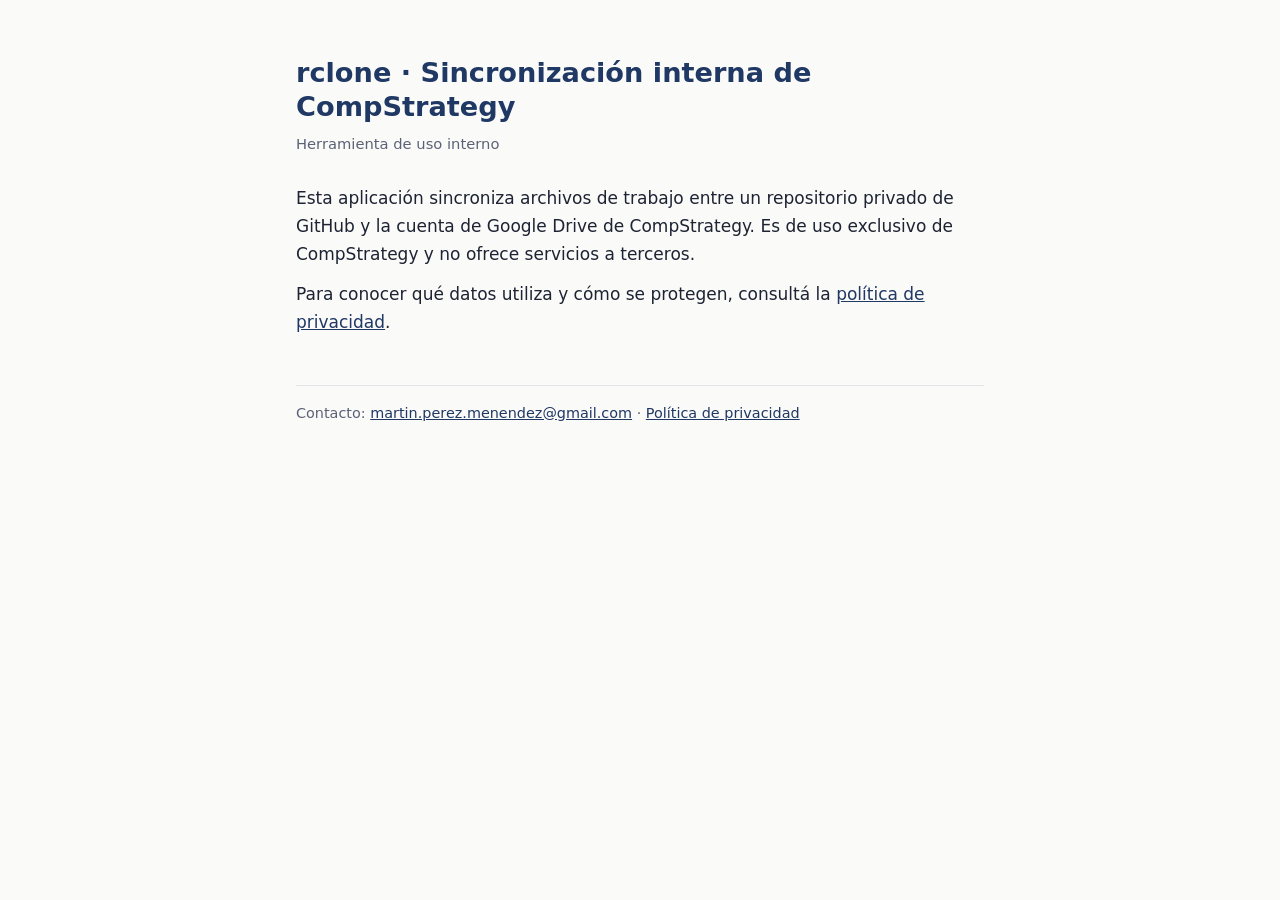
<file: index.html>
<!doctype html>
<html lang="es">
<head>
<meta charset="utf-8">
<meta name="viewport" content="width=device-width, initial-scale=1">
<title>rclone · Sincronización interna de CompStrategy</title>
<meta name="description" content="Herramienta interna de CompStrategy para sincronizar archivos de trabajo entre GitHub y Google Drive.">
<link rel="stylesheet" href="/assets/estilo.css">
</head>
<body>
<main>
  <h1>rclone · Sincronización interna de CompStrategy</h1>
  <p class="fecha">Herramienta de uso interno</p>

  <p>Esta aplicación sincroniza archivos de trabajo entre un repositorio privado de GitHub y la cuenta de Google Drive de CompStrategy. Es de uso exclusivo de CompStrategy y no ofrece servicios a terceros.</p>

  <p>Para conocer qué datos utiliza y cómo se protegen, consultá la <a href="/privacidad/">política de privacidad</a>.</p>

  <footer>
    Contacto: <a href="mailto:martin.perez.menendez@gmail.com">martin.perez.menendez@gmail.com</a>
    · <a href="/privacidad/">Política de privacidad</a>
  </footer>
</main>
</body>
</html>
</file>
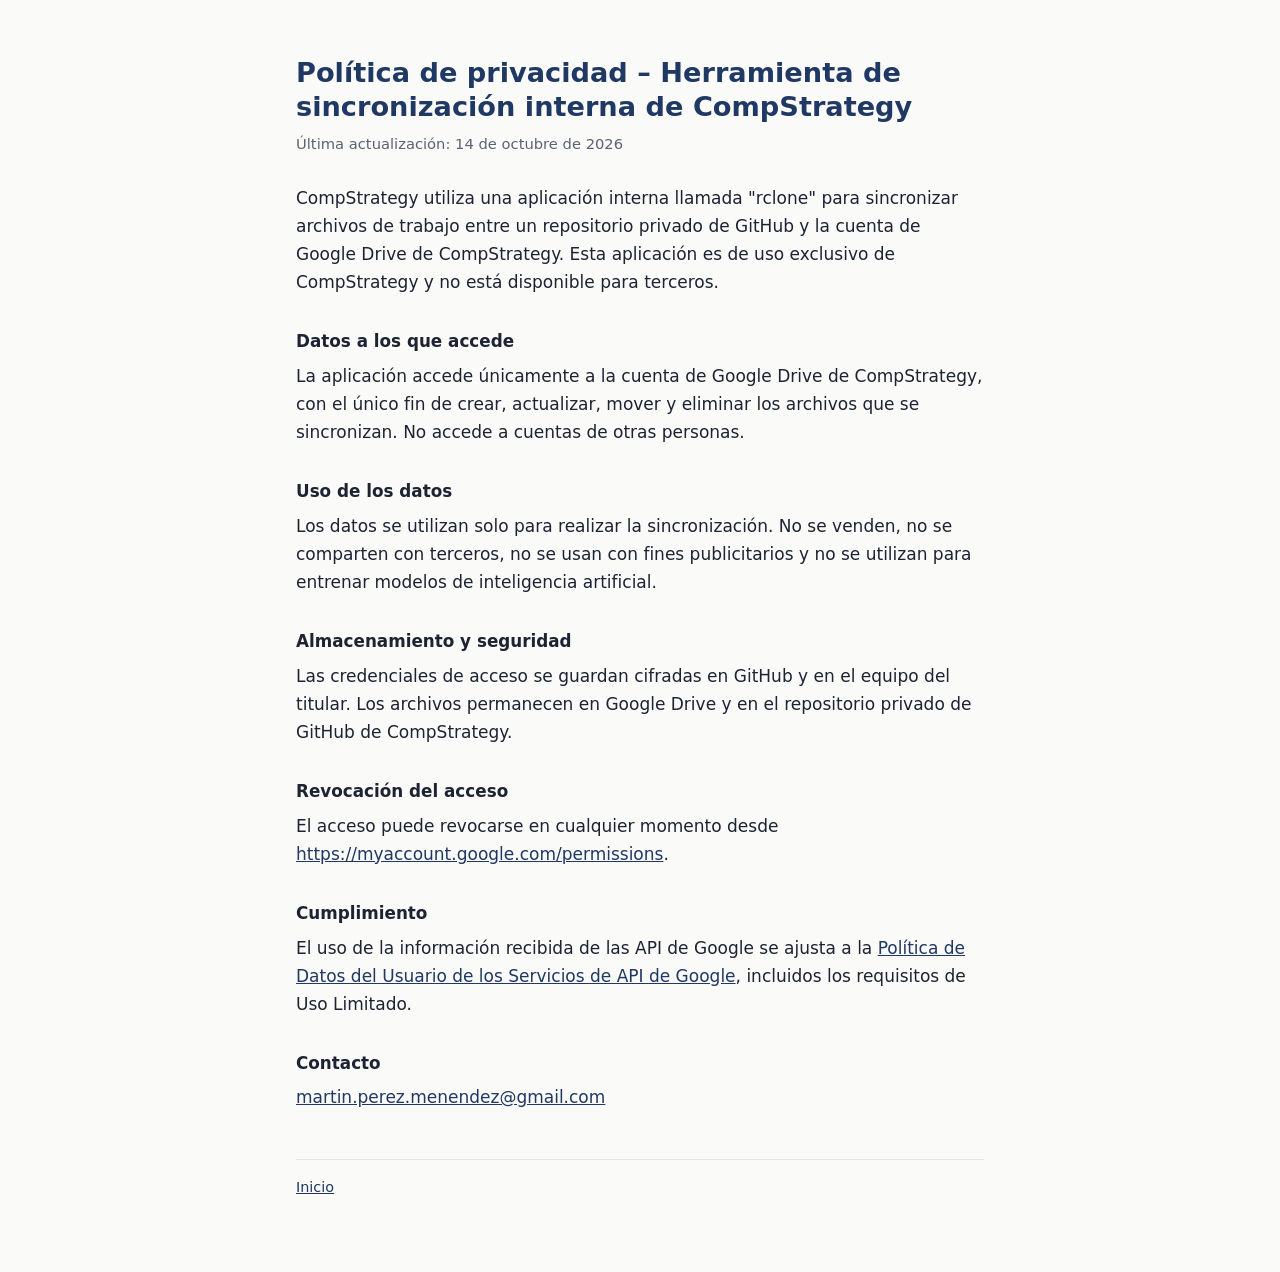
<file: privacidad/index.html>
<!doctype html>
<html lang="es">
<head>
<meta charset="utf-8">
<meta name="viewport" content="width=device-width, initial-scale=1">
<title>Política de privacidad · Sincronización interna de CompStrategy</title>
<meta name="description" content="Política de privacidad de la herramienta interna de sincronización de CompStrategy.">
<link rel="stylesheet" href="/assets/estilo.css">
</head>
<body>
<main>
  <h1>Política de privacidad – Herramienta de sincronización interna de CompStrategy</h1>
  <p class="fecha">Última actualización: 14 de octubre de 2026</p>

  <p>CompStrategy utiliza una aplicación interna llamada "rclone" para sincronizar archivos de trabajo entre un repositorio privado de GitHub y la cuenta de Google Drive de CompStrategy. Esta aplicación es de uso exclusivo de CompStrategy y no está disponible para terceros.</p>

  <h2>Datos a los que accede</h2>
  <p>La aplicación accede únicamente a la cuenta de Google Drive de CompStrategy, con el único fin de crear, actualizar, mover y eliminar los archivos que se sincronizan. No accede a cuentas de otras personas.</p>

  <h2>Uso de los datos</h2>
  <p>Los datos se utilizan solo para realizar la sincronización. No se venden, no se comparten con terceros, no se usan con fines publicitarios y no se utilizan para entrenar modelos de inteligencia artificial.</p>

  <h2>Almacenamiento y seguridad</h2>
  <p>Las credenciales de acceso se guardan cifradas en GitHub y en el equipo del titular. Los archivos permanecen en Google Drive y en el repositorio privado de GitHub de CompStrategy.</p>

  <h2>Revocación del acceso</h2>
  <p>El acceso puede revocarse en cualquier momento desde <a href="https://myaccount.google.com/permissions">https://myaccount.google.com/permissions</a>.</p>

  <h2>Cumplimiento</h2>
  <p>El uso de la información recibida de las API de Google se ajusta a la <a href="https://developers.google.com/terms/api-services-user-data-policy">Política de Datos del Usuario de los Servicios de API de Google</a>, incluidos los requisitos de Uso Limitado.</p>

  <h2>Contacto</h2>
  <p><a href="mailto:martin.perez.menendez@gmail.com">martin.perez.menendez@gmail.com</a></p>

  <footer><a href="/">Inicio</a></footer>
</main>
</body>
</html>
</file>
<file: assets/estilo.css>
:root {
  --bg: #fafaf8;
  --fg: #1d2333;
  --muted: #5b6275;
  --accent: #1f3864;
  --line: #e2e4ea;
}
@media (prefers-color-scheme: dark) {
  :root {
    --bg: #12151c;
    --fg: #e8eaf0;
    --muted: #9aa1b3;
    --accent: #8fb0e8;
    --line: #2a2f3b;
  }
}
* { box-sizing: border-box; }
body {
  margin: 0;
  background: var(--bg);
  color: var(--fg);
  font: 17px/1.65 system-ui, -apple-system, "Segoe UI", Roboto, sans-serif;
}
main {
  max-width: 720px;
  margin: 0 auto;
  padding: 56px 16px 72px;
}
h1 { font-size: 1.7rem; line-height: 1.25; margin: 0 0 8px; color: var(--accent); }
h2 { font-size: 1.05rem; margin: 32px 0 6px; }
p { margin: 0 0 12px; }
.fecha { color: var(--muted); font-size: .92rem; margin-bottom: 28px; }
a { color: var(--accent); }
footer {
  margin-top: 48px;
  padding-top: 16px;
  border-top: 1px solid var(--line);
  color: var(--muted);
  font-size: .9rem;
}
</file>
